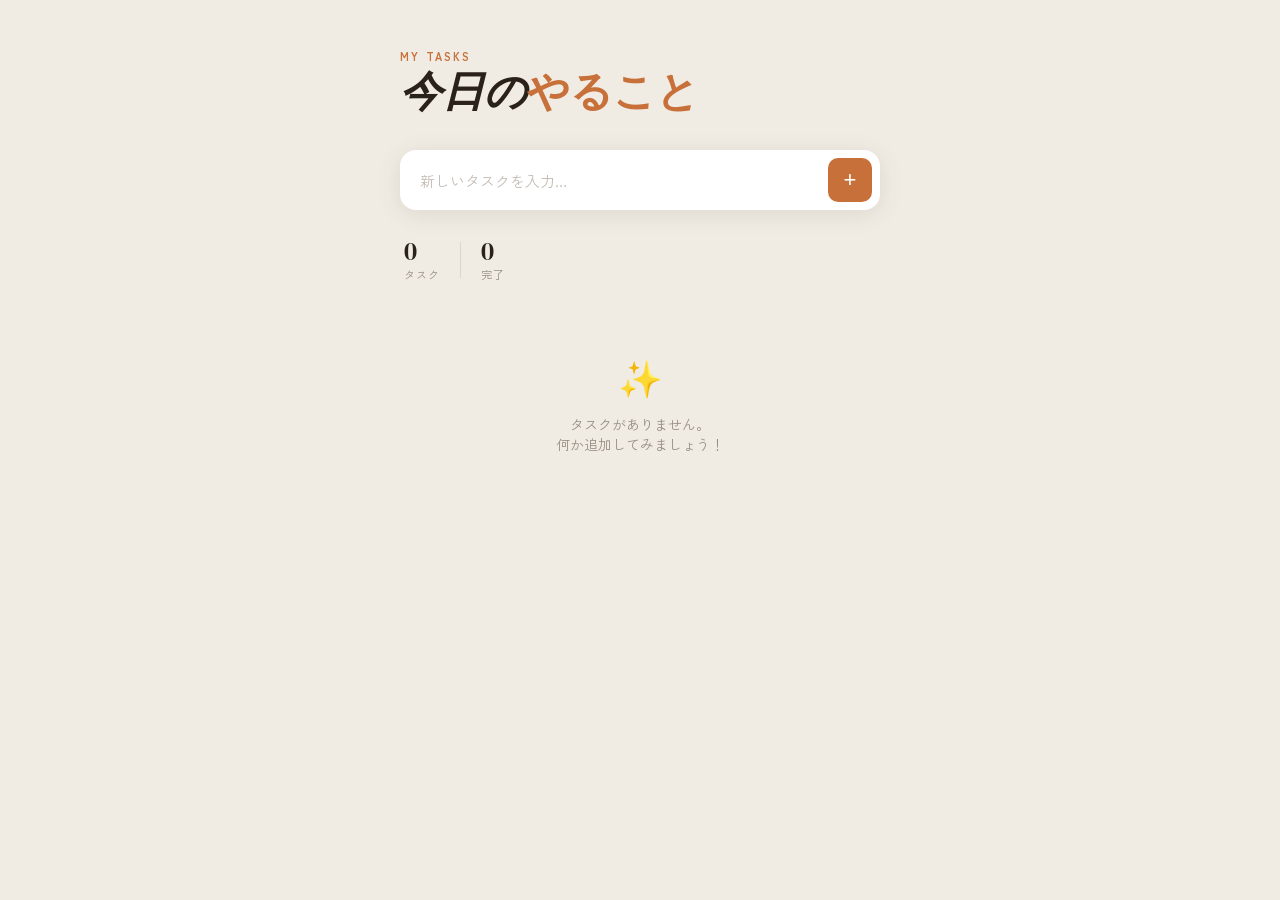
<file: week1/index.html>
<!DOCTYPE html>
<html lang="ja">
<head>
  <meta charset="UTF-8">
  <meta name="viewport" content="width=device-width, initial-scale=1.0">
  <title>ToDo</title>
  <link href="https://fonts.googleapis.com/css2?family=Zen+Kaku+Gothic+New:wght@400;700&family=DM+Serif+Display:ital@0;1&display=swap" rel="stylesheet">
  <style>
    *, *::before, *::after { box-sizing: border-box; margin: 0; padding: 0; }

    :root {
      --bg: #f0ece4;
      --card: #ffffff;
      --accent: #c8703a;
      --accent-light: #f5e6d8;
      --text: #2a2118;
      --muted: #9a8e82;
      --done: #c4bdb5;
      --shadow: 0 4px 24px rgba(80,50,20,0.10);
      --radius: 16px;
    }

    body {
      font-family: 'Zen Kaku Gothic New', sans-serif;
      background: var(--bg);
      min-height: 100vh;
      display: flex;
      justify-content: center;
      padding: 48px 16px 80px;
      color: var(--text);
    }

    .container {
      width: 100%;
      max-width: 480px;
    }

    header {
      margin-bottom: 36px;
      text-align: left;
    }

    header .label {
      font-size: 11px;
      letter-spacing: 0.2em;
      text-transform: uppercase;
      color: var(--accent);
      font-weight: 700;
      margin-bottom: 4px;
    }

    header h1 {
      font-family: 'DM Serif Display', serif;
      font-size: 42px;
      color: var(--text);
      line-height: 1.1;
      font-style: italic;
    }

    header h1 span {
      font-style: normal;
      color: var(--accent);
    }

    .input-area {
      background: var(--card);
      border-radius: var(--radius);
      box-shadow: var(--shadow);
      display: flex;
      align-items: center;
      padding: 8px 8px 8px 20px;
      gap: 10px;
      margin-bottom: 28px;
      transition: box-shadow 0.2s;
    }

    .input-area:focus-within {
      box-shadow: 0 4px 32px rgba(200,112,58,0.18), var(--shadow);
    }

    .input-area input {
      flex: 1;
      border: none;
      outline: none;
      font-family: inherit;
      font-size: 15px;
      color: var(--text);
      background: transparent;
      padding: 8px 0;
    }

    .input-area input::placeholder {
      color: var(--done);
    }

    .input-area button {
      background: var(--accent);
      color: #fff;
      border: none;
      border-radius: 10px;
      width: 44px;
      height: 44px;
      font-size: 22px;
      cursor: pointer;
      display: flex;
      align-items: center;
      justify-content: center;
      transition: background 0.15s, transform 0.1s;
      flex-shrink: 0;
      line-height: 1;
    }

    .input-area button:hover { background: #b35c28; }
    .input-area button:active { transform: scale(0.94); }

    .stats {
      display: flex;
      gap: 20px;
      margin-bottom: 20px;
      padding: 0 4px;
    }

    .stat {
      display: flex;
      flex-direction: column;
      align-items: flex-start;
    }

    .stat .num {
      font-family: 'DM Serif Display', serif;
      font-size: 26px;
      color: var(--text);
      line-height: 1;
    }

    .stat .lbl {
      font-size: 11px;
      color: var(--muted);
      letter-spacing: 0.08em;
      margin-top: 2px;
    }

    .divider {
      width: 1px;
      height: 36px;
      background: var(--done);
      opacity: 0.5;
      align-self: center;
    }

    .task-list {
      display: flex;
      flex-direction: column;
      gap: 10px;
    }

    .task-item {
      background: var(--card);
      border-radius: var(--radius);
      box-shadow: var(--shadow);
      display: flex;
      align-items: center;
      padding: 16px 14px 16px 20px;
      gap: 14px;
      cursor: pointer;
      transition: box-shadow 0.18s, transform 0.15s, opacity 0.2s;
      animation: slideIn 0.25s cubic-bezier(.22,1,.36,1);
      user-select: none;
    }

    @keyframes slideIn {
      from { opacity: 0; transform: translateY(-10px); }
      to   { opacity: 1; transform: translateY(0); }
    }

    .task-item:hover {
      box-shadow: 0 6px 32px rgba(80,50,20,0.13);
      transform: translateY(-1px);
    }

    .task-item.done {
      opacity: 0.65;
    }

    .check-circle {
      width: 22px;
      height: 22px;
      border-radius: 50%;
      border: 2px solid var(--done);
      flex-shrink: 0;
      display: flex;
      align-items: center;
      justify-content: center;
      transition: border-color 0.15s, background 0.15s;
    }

    .task-item.done .check-circle {
      border-color: var(--accent);
      background: var(--accent-light);
    }

    .check-icon {
      display: none;
      width: 12px;
      height: 12px;
      stroke: var(--accent);
      stroke-width: 2.5;
      fill: none;
    }

    .task-item.done .check-icon { display: block; }

    .task-text {
      flex: 1;
      font-size: 15px;
      color: var(--text);
      line-height: 1.5;
      transition: color 0.15s;
      word-break: break-all;
    }

    .task-item.done .task-text {
      text-decoration: line-through;
      color: var(--done);
      text-decoration-color: var(--done);
    }

    .delete-btn {
      background: none;
      border: none;
      cursor: pointer;
      padding: 6px;
      border-radius: 8px;
      color: var(--done);
      font-size: 16px;
      display: flex;
      align-items: center;
      justify-content: center;
      transition: color 0.15s, background 0.15s;
      flex-shrink: 0;
    }

    .delete-btn:hover {
      color: #c0392b;
      background: #fdecea;
    }

    .empty-state {
      text-align: center;
      padding: 48px 0;
      color: var(--muted);
      font-size: 14px;
      display: none;
    }

    .empty-state .emoji { font-size: 36px; display: block; margin-bottom: 12px; }

    .task-list:empty + .empty-state { display: block; }
  </style>
</head>
<body>
  <div class="container">
    <header>
      <div class="label">My Tasks</div>
      <h1>今日の<span>やること</span></h1>
    </header>

    <div class="input-area">
      <input type="text" id="task-input" placeholder="新しいタスクを入力…" autocomplete="off">
      <button id="add-btn" aria-label="追加">+</button>
    </div>

    <div class="stats">
      <div class="stat">
        <span class="num" id="stat-total">0</span>
        <span class="lbl">タスク</span>
      </div>
      <div class="divider"></div>
      <div class="stat">
        <span class="num" id="stat-done">0</span>
        <span class="lbl">完了</span>
      </div>
    </div>

    <ul class="task-list" id="task-list"></ul>
    <div class="empty-state">
      <span class="emoji">✨</span>
      タスクがありません。<br>何か追加してみましょう！
    </div>
  </div>

  <script>
    let tasks = [];
    let nextId = 1;

    const input     = document.getElementById('task-input');
    const addBtn    = document.getElementById('add-btn');
    const listEl    = document.getElementById('task-list');
    const statTotal = document.getElementById('stat-total');
    const statDone  = document.getElementById('stat-done');

    function render() {
      listEl.innerHTML = '';
      tasks.forEach(task => {
        const li = document.createElement('li');
        li.className = 'task-item' + (task.done ? ' done' : '');
        li.dataset.id = task.id;

        li.innerHTML = `
          <div class="check-circle">
            <svg class="check-icon" viewBox="0 0 12 10">
              <polyline points="1.5,5 4.5,8.5 10.5,1.5"/>
            </svg>
          </div>
          <span class="task-text"></span>
          <button class="delete-btn" aria-label="削除" title="削除">
            <svg width="14" height="14" viewBox="0 0 14 14" fill="none" stroke="currentColor" stroke-width="2" stroke-linecap="round">
              <line x1="2" y1="2" x2="12" y2="12"/>
              <line x1="12" y1="2" x2="2" y2="12"/>
            </svg>
          </button>
        `;
        li.querySelector('.task-text').textContent = task.text; // ← textContent で安全に設定

        li.addEventListener('click', e => {
          if (!e.target.closest('.delete-btn')) toggleDone(task.id);
        });

        li.querySelector('.delete-btn').addEventListener('click', e => {
          e.stopPropagation();
          deleteTask(task.id);
        });

        listEl.appendChild(li);
      });

      statTotal.textContent = tasks.length;
      statDone.textContent  = tasks.filter(t => t.done).length;
    }

    function addTask() {
      const text = input.value.trim();
      if (!text) { input.focus(); return; }
      tasks.push({ id: nextId++, text, done: false });
      input.value = '';
      input.focus();
      render();
    }

    function toggleDone(id) {
      const t = tasks.find(t => t.id === id);
      if (t) { t.done = !t.done; render(); }
    }

    function deleteTask(id) {
      const idx = tasks.findIndex(t => t.id === id);
      if (idx !== -1) {
        const li = listEl.querySelector(`[data-id="${id}"]`);
        if (li) {
          li.style.transition = 'opacity 0.2s, transform 0.2s';
          li.style.opacity = '0';
          li.style.transform = 'translateX(20px)';
          setTimeout(() => {
            tasks.splice(idx, 1);
            render();
          }, 200);
        } else {
          tasks.splice(idx, 1);
          render();
        }
      }
    }

    addBtn.addEventListener('click', addTask);
    input.addEventListener('keydown', e => { if (e.key === 'Enter') addTask(); });

    render();
  </script>
</body>
</html>
</file>
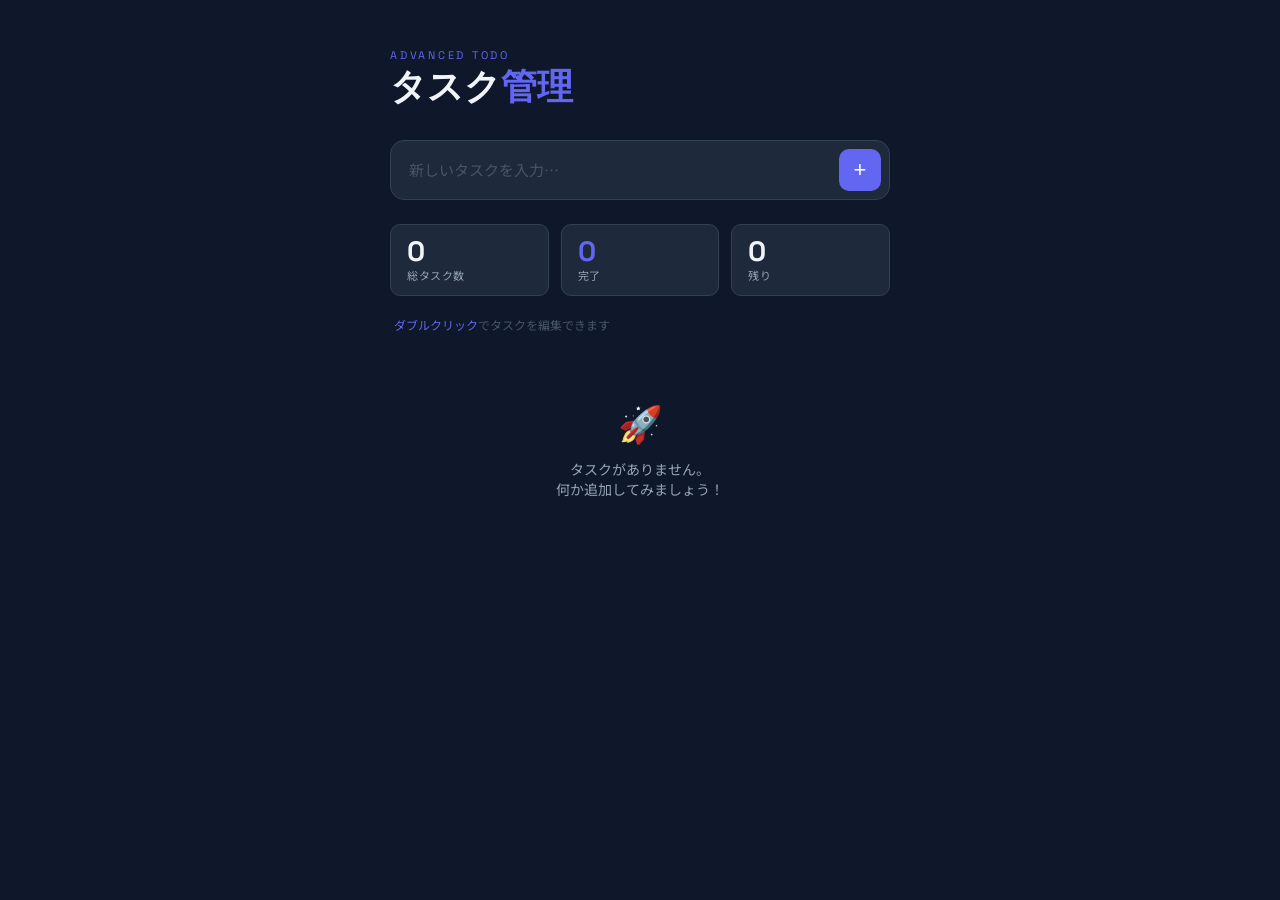
<file: week1/week1-advanced/index.html>
<!DOCTYPE html>
<html lang="ja">
<head>
  <meta charset="UTF-8">
  <meta name="viewport" content="width=device-width, initial-scale=1.0">
  <title>ToDo - Advanced</title>
  <link href="https://fonts.googleapis.com/css2?family=Noto+Sans+JP:wght@400;700&family=Space+Grotesk:wght@600;700&display=swap" rel="stylesheet">
  <style>
    *, *::before, *::after { box-sizing: border-box; margin: 0; padding: 0; }

    :root {
      --bg: #0f172a;
      --card: #1e293b;
      --accent: #6366f1;
      --accent-light: #312e81;
      --text: #f1f5f9;
      --muted: #94a3b8;
      --done: #475569;
      --shadow: 0 4px 24px rgba(0,0,0,0.4);
      --radius: 14px;
    }

    body {
      font-family: 'Noto Sans JP', sans-serif;
      background: var(--bg);
      min-height: 100vh;
      display: flex;
      justify-content: center;
      padding: 48px 16px 80px;
      color: var(--text);
    }

    .container { width: 100%; max-width: 500px; }

    header { margin-bottom: 32px; }

    header .label {
      font-family: 'Space Grotesk', sans-serif;
      font-size: 11px;
      letter-spacing: 0.25em;
      text-transform: uppercase;
      color: var(--accent);
      margin-bottom: 6px;
    }

    header h1 {
      font-family: 'Space Grotesk', sans-serif;
      font-size: 36px;
      font-weight: 700;
      color: var(--text);
      line-height: 1.1;
    }

    header h1 span { color: var(--accent); }

    .input-area {
      background: var(--card);
      border: 1px solid #334155;
      border-radius: var(--radius);
      display: flex;
      align-items: center;
      padding: 8px 8px 8px 18px;
      gap: 10px;
      margin-bottom: 24px;
      transition: border-color 0.2s;
    }

    .input-area:focus-within { border-color: var(--accent); }

    .input-area input {
      flex: 1;
      border: none;
      outline: none;
      font-family: inherit;
      font-size: 15px;
      color: var(--text);
      background: transparent;
      padding: 8px 0;
    }

    .input-area input::placeholder { color: var(--done); }

    .input-area button {
      background: var(--accent);
      color: #fff;
      border: none;
      border-radius: 10px;
      width: 42px;
      height: 42px;
      font-size: 22px;
      cursor: pointer;
      display: flex;
      align-items: center;
      justify-content: center;
      transition: background 0.15s, transform 0.1s;
      flex-shrink: 0;
    }

    .input-area button:hover { background: #4f46e5; }
    .input-area button:active { transform: scale(0.93); }

    .stats {
      display: flex;
      gap: 12px;
      margin-bottom: 20px;
    }

    .stat-card {
      flex: 1;
      background: var(--card);
      border: 1px solid #334155;
      border-radius: 10px;
      padding: 12px 16px;
      display: flex;
      flex-direction: column;
      gap: 2px;
    }

    .stat-card .num {
      font-family: 'Space Grotesk', sans-serif;
      font-size: 28px;
      font-weight: 700;
      color: var(--text);
      line-height: 1;
    }

    .stat-card.accent-card .num { color: var(--accent); }

    .stat-card .lbl {
      font-size: 11px;
      color: var(--muted);
      letter-spacing: 0.05em;
    }

    .hint {
      font-size: 12px;
      color: var(--done);
      margin-bottom: 14px;
      padding-left: 4px;
    }

    .hint span { color: var(--accent); }

    .task-list {
      display: flex;
      flex-direction: column;
      gap: 8px;
    }

    .task-item {
      background: var(--card);
      border: 1px solid #334155;
      border-radius: var(--radius);
      display: flex;
      align-items: center;
      padding: 14px 12px 14px 16px;
      gap: 12px;
      cursor: pointer;
      transition: border-color 0.18s, transform 0.15s;
      animation: slideIn 0.22s cubic-bezier(.22,1,.36,1);
      user-select: none;
    }

    @keyframes slideIn {
      from { opacity: 0; transform: translateY(-8px); }
      to   { opacity: 1; transform: translateY(0); }
    }

    .task-item:hover { border-color: var(--accent); transform: translateY(-1px); }
    .task-item.done { opacity: 0.5; }
    .task-item.editing-mode { cursor: default; border-color: var(--accent); }

    .check-circle {
      width: 20px;
      height: 20px;
      border-radius: 6px;
      border: 2px solid var(--done);
      flex-shrink: 0;
      display: flex;
      align-items: center;
      justify-content: center;
      transition: border-color 0.15s, background 0.15s;
    }

    .task-item.done .check-circle {
      border-color: var(--accent);
      background: var(--accent-light);
    }

    .check-icon {
      display: none;
      width: 11px;
      height: 11px;
      stroke: #a5b4fc;
      stroke-width: 2.5;
      fill: none;
    }

    .task-item.done .check-icon { display: block; }

    .task-text {
      flex: 1;
      font-size: 15px;
      color: var(--text);
      line-height: 1.5;
      word-break: break-all;
    }

    .task-item.done .task-text {
      text-decoration: line-through;
      color: var(--done);
    }

    .edit-input {
      flex: 1;
      border: none;
      border-bottom: 2px solid var(--accent);
      outline: none;
      font-family: inherit;
      font-size: 15px;
      color: var(--text);
      background: transparent;
      padding: 2px 0;
      display: none;
    }

    .task-item.editing-mode .edit-input { display: block; }
    .task-item.editing-mode .task-text  { display: none; }

    .delete-btn {
      background: none;
      border: none;
      cursor: pointer;
      padding: 6px;
      border-radius: 8px;
      color: var(--done);
      display: flex;
      align-items: center;
      justify-content: center;
      transition: color 0.15s, background 0.15s;
      flex-shrink: 0;
    }

    .delete-btn:hover { color: #f87171; background: rgba(248,113,113,0.1); }

    .empty-state {
      text-align: center;
      padding: 48px 0;
      color: var(--muted);
      font-size: 14px;
      display: none;
    }

    .empty-state .emoji { font-size: 36px; display: block; margin-bottom: 12px; }
    .task-list:empty + .empty-state { display: block; }
  </style>
</head>
<body>
  <div class="container">
    <header>
      <div class="label">Advanced ToDo</div>
      <h1>タスク<span>管理</span></h1>
    </header>

    <div class="input-area">
      <input type="text" id="task-input" placeholder="新しいタスクを入力…" autocomplete="off">
      <button id="add-btn" aria-label="追加">+</button>
    </div>

    <div class="stats">
      <div class="stat-card">
        <span class="num" id="stat-total">0</span>
        <span class="lbl">総タスク数</span>
      </div>
      <div class="stat-card accent-card">
        <span class="num" id="stat-done">0</span>
        <span class="lbl">完了</span>
      </div>
      <div class="stat-card">
        <span class="num" id="stat-remaining">0</span>
        <span class="lbl">残り</span>
      </div>
    </div>

    <p class="hint"><span>ダブルクリック</span>でタスクを編集できます</p>

    <ul class="task-list" id="task-list"></ul>
    <div class="empty-state">
      <span class="emoji">🚀</span>
      タスクがありません。<br>何か追加してみましょう！
    </div>
  </div>

  <script>
    let tasks = [];
    let nextId = 1;

    const input         = document.getElementById('task-input');
    const addBtn        = document.getElementById('add-btn');
    const listEl        = document.getElementById('task-list');
    const statTotal     = document.getElementById('stat-total');
    const statDone      = document.getElementById('stat-done');
    const statRemaining = document.getElementById('stat-remaining');

    function render() {
      listEl.innerHTML = '';
      tasks.forEach(task => {
        const li = document.createElement('li');
        li.className = 'task-item' + (task.done ? ' done' : '');
        li.dataset.id = task.id;

        li.innerHTML = `
          <div class="check-circle">
            <svg class="check-icon" viewBox="0 0 12 10">
              <polyline points="1.5,5 4.5,8.5 10.5,1.5"/>
            </svg>
          </div>
          <span class="task-text"></span>
          <input class="edit-input" type="text">
          <button class="delete-btn" aria-label="削除" title="削除">
            <svg width="14" height="14" viewBox="0 0 14 14" fill="none" stroke="currentColor" stroke-width="2" stroke-linecap="round">
              <line x1="2" y1="2" x2="12" y2="12"/>
              <line x1="12" y1="2" x2="2" y2="12"/>
            </svg>
          </button>
        `;

        const taskTextEl = li.querySelector('.task-text');
        const editInput  = li.querySelector('.edit-input');
        taskTextEl.textContent = task.text;

        // シングルクリックで完了トグル
        li.addEventListener('click', e => {
          if (!e.target.closest('.delete-btn') && !li.classList.contains('editing-mode')) {
            toggleDone(task.id);
          }
        });

        // ダブルクリックで編集モード
        taskTextEl.addEventListener('dblclick', e => {
          e.stopPropagation();
          li.classList.add('editing-mode');
          editInput.value = task.text;
          editInput.focus();
          editInput.select();
        });

        // 編集確定
        const commitEdit = () => {
          const newText = editInput.value.trim();
          if (newText) task.text = newText;
          li.classList.remove('editing-mode');
          taskTextEl.textContent = task.text;
        };

        editInput.addEventListener('keydown', e => {
          if (e.key === 'Enter')  { e.preventDefault(); commitEdit(); }
          if (e.key === 'Escape') { li.classList.remove('editing-mode'); taskTextEl.textContent = task.text; }
        });
        editInput.addEventListener('blur', commitEdit);
        editInput.addEventListener('click', e => e.stopPropagation());

        li.querySelector('.delete-btn').addEventListener('click', e => {
          e.stopPropagation();
          deleteTask(task.id);
        });

        listEl.appendChild(li);
      });

      const doneCount = tasks.filter(t => t.done).length;
      statTotal.textContent     = tasks.length;
      statDone.textContent      = doneCount;
      statRemaining.textContent = tasks.length - doneCount;
    }

    function addTask() {
      const text = input.value.trim();
      if (!text) { input.focus(); return; }
      tasks.push({ id: nextId++, text, done: false });
      input.value = '';
      input.focus();
      render();
    }

    function toggleDone(id) {
      const t = tasks.find(t => t.id === id);
      if (t) { t.done = !t.done; render(); }
    }

    function deleteTask(id) {
      const idx = tasks.findIndex(t => t.id === id);
      if (idx !== -1) {
        const li = listEl.querySelector(`[data-id="${id}"]`);
        if (li) {
          li.style.transition = 'opacity 0.2s, transform 0.2s';
          li.style.opacity = '0';
          li.style.transform = 'translateX(20px)';
          setTimeout(() => { tasks.splice(idx, 1); render(); }, 200);
        } else {
          tasks.splice(idx, 1);
          render();
        }
      }
    }

    addBtn.addEventListener('click', addTask);
    input.addEventListener('keydown', e => { if (e.key === 'Enter') addTask(); });

    render();
  </script>
</body>
</html>
</file>
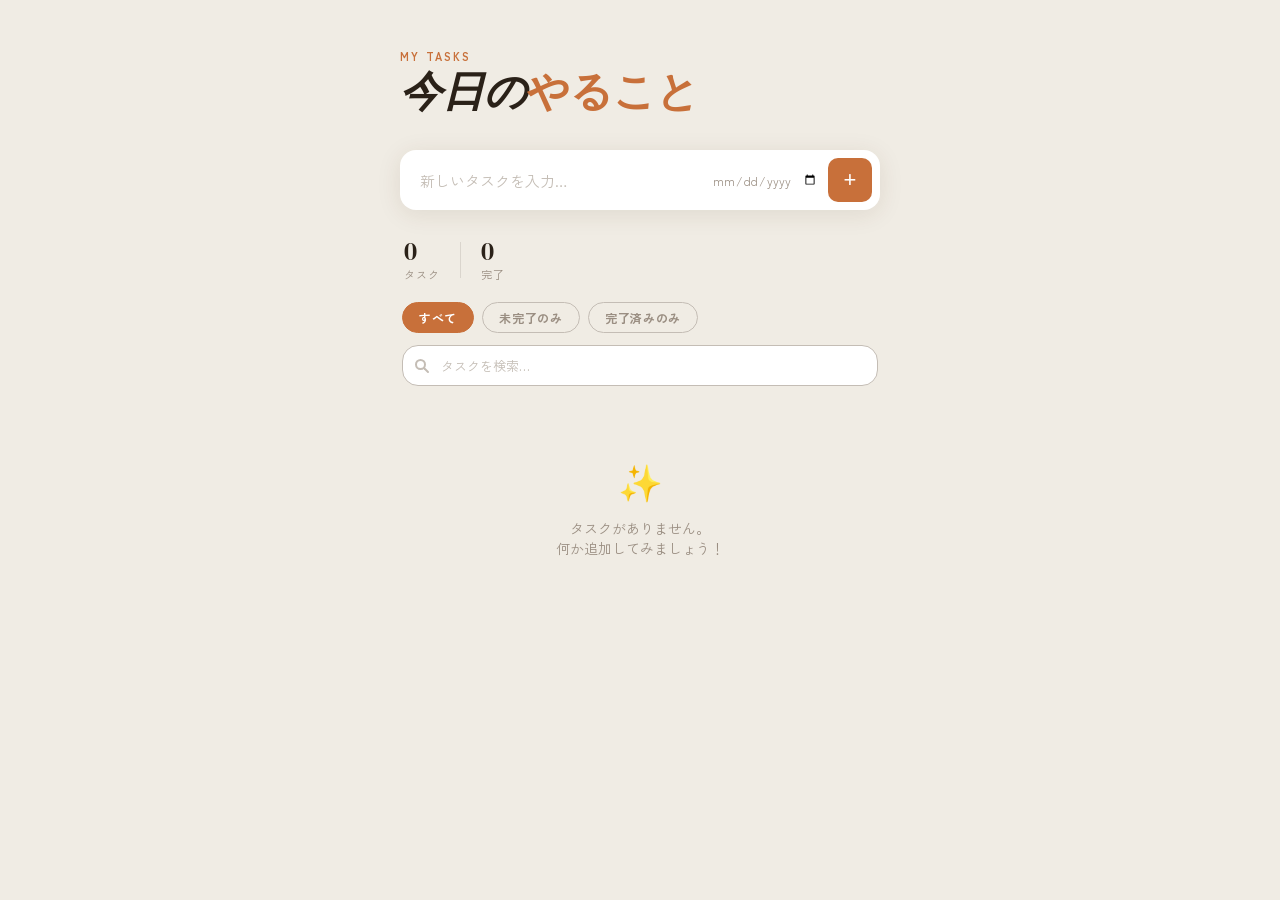
<file: week2/experiment-3/index.html>
<!DOCTYPE html>
<html lang="ja">
<head>
  <meta charset="UTF-8">
  <meta name="viewport" content="width=device-width, initial-scale=1.0">
  <title>ToDo</title>
  <link href="https://fonts.googleapis.com/css2?family=Zen+Kaku+Gothic+New:wght@400;700&family=DM+Serif+Display:ital@0;1&display=swap" rel="stylesheet">
  <style>
    *, *::before, *::after { box-sizing: border-box; margin: 0; padding: 0; }

    :root {
      --bg: #f0ece4;
      --card: #ffffff;
      --accent: #c8703a;
      --accent-light: #f5e6d8;
      --text: #2a2118;
      --muted: #9a8e82;
      --done: #c4bdb5;
      --shadow: 0 4px 24px rgba(80,50,20,0.10);
      --radius: 16px;
    }

    body {
      font-family: 'Zen Kaku Gothic New', sans-serif;
      background: var(--bg);
      min-height: 100vh;
      display: flex;
      justify-content: center;
      padding: 48px 16px 80px;
      color: var(--text);
    }

    .container { width: 100%; max-width: 480px; }
    header { margin-bottom: 36px; text-align: left; }

    header .label {
      font-size: 11px;
      letter-spacing: 0.2em;
      text-transform: uppercase;
      color: var(--accent);
      font-weight: 700;
      margin-bottom: 4px;
    }

    header h1 {
      font-family: 'DM Serif Display', serif;
      font-size: 42px;
      color: var(--text);
      line-height: 1.1;
      font-style: italic;
    }

    header h1 span { font-style: normal; color: var(--accent); }

    .input-area {
      background: var(--card);
      border-radius: var(--radius);
      box-shadow: var(--shadow);
      display: flex;
      align-items: center;
      padding: 8px 8px 8px 20px;
      gap: 10px;
      margin-bottom: 28px;
      transition: box-shadow 0.2s;
    }

    .input-area:focus-within {
      box-shadow: 0 4px 32px rgba(200,112,58,0.18), var(--shadow);
    }

    .input-area input {
      flex: 1;
      border: none;
      outline: none;
      font-family: inherit;
      font-size: 15px;
      color: var(--text);
      background: transparent;
      padding: 8px 0;
    }

    .input-area input::placeholder { color: var(--done); }

    .input-area input[type="date"] {
      border: none;
      outline: none;
      font-family: inherit;
      font-size: 12px;
      color: var(--muted);
      background: transparent;
      cursor: pointer;
      flex-shrink: 0;
      flex: 0;
    }

    .input-area button {
      background: var(--accent);
      color: #fff;
      border: none;
      border-radius: 10px;
      width: 44px;
      height: 44px;
      font-size: 22px;
      cursor: pointer;
      display: flex;
      align-items: center;
      justify-content: center;
      transition: background 0.15s, transform 0.1s;
      flex-shrink: 0;
      line-height: 1;
    }

    .input-area button:hover { background: #b35c28; }
    .input-area button:active { transform: scale(0.94); }

    .stats {
      display: flex;
      gap: 20px;
      margin-bottom: 20px;
      padding: 0 4px;
    }

    .stat { display: flex; flex-direction: column; align-items: flex-start; }

    .stat .num {
      font-family: 'DM Serif Display', serif;
      font-size: 26px;
      color: var(--text);
      line-height: 1;
    }

    .stat .lbl {
      font-size: 11px;
      color: var(--muted);
      letter-spacing: 0.08em;
      margin-top: 2px;
    }

    .divider {
      width: 1px;
      height: 36px;
      background: var(--done);
      opacity: 0.5;
      align-self: center;
    }

    .filter-bar {
      display: flex;
      gap: 8px;
      margin-bottom: 12px;
      padding: 0 2px;
    }

    .filter-btn {
      font-family: 'Zen Kaku Gothic New', sans-serif;
      font-size: 12px;
      font-weight: 700;
      letter-spacing: 0.06em;
      padding: 6px 16px;
      border-radius: 999px;
      border: 1.5px solid var(--done);
      background: transparent;
      color: var(--muted);
      cursor: pointer;
      transition: background 0.15s, color 0.15s, border-color 0.15s;
    }

    .filter-btn:hover { border-color: var(--accent); color: var(--accent); }

    .filter-btn.active {
      background: var(--accent);
      border-color: var(--accent);
      color: #fff;
    }

    .search-wrap {
      position: relative;
      margin-bottom: 20px;
      padding: 0 2px;
    }

    .search-wrap svg {
      position: absolute;
      left: 14px;
      top: 50%;
      transform: translateY(-50%);
      color: var(--done);
      pointer-events: none;
    }

    .search-input {
      width: 100%;
      font-family: 'Zen Kaku Gothic New', sans-serif;
      font-size: 13px;
      color: var(--text);
      background: var(--card);
      border: 1.5px solid var(--done);
      border-radius: var(--radius);
      padding: 10px 36px 10px 38px;
      outline: none;
      transition: border-color 0.2s, box-shadow 0.2s;
    }

    .search-input::placeholder { color: var(--done); }

    .search-input:focus {
      border-color: var(--accent);
      box-shadow: 0 2px 12px rgba(200,112,58,0.12);
    }

    .search-clear {
      position: absolute;
      right: 10px;
      top: 50%;
      transform: translateY(-50%);
      background: none;
      border: none;
      cursor: pointer;
      color: var(--done);
      display: none;
      padding: 4px;
      border-radius: 6px;
      line-height: 1;
      transition: color 0.15s;
    }

    .search-clear:hover { color: var(--accent); }
    .search-clear.visible { display: flex; align-items: center; }

    .task-list { display: flex; flex-direction: column; gap: 10px; }

    .task-item {
      background: var(--card);
      border-radius: var(--radius);
      box-shadow: var(--shadow);
      display: flex;
      align-items: center;
      padding: 16px 14px 16px 20px;
      gap: 14px;
      cursor: pointer;
      transition: box-shadow 0.18s, transform 0.15s, opacity 0.2s;
      animation: slideIn 0.25s cubic-bezier(.22,1,.36,1);
      user-select: none;
    }

    @keyframes slideIn {
      from { opacity: 0; transform: translateY(-10px); }
      to   { opacity: 1; transform: translateY(0); }
    }

    .task-item:hover {
      box-shadow: 0 6px 32px rgba(80,50,20,0.13);
      transform: translateY(-1px);
    }

    .task-item.done { opacity: 0.65; }
    .task-item.overdue { border-left: 3px solid #e53e3e; }
    .task-item.overdue .task-due { color: #e53e3e; font-weight: 700; }

    .check-circle {
      width: 22px;
      height: 22px;
      border-radius: 50%;
      border: 2px solid var(--done);
      flex-shrink: 0;
      display: flex;
      align-items: center;
      justify-content: center;
      transition: border-color 0.15s, background 0.15s;
    }

    .task-item.done .check-circle {
      border-color: var(--accent);
      background: var(--accent-light);
    }

    .check-icon {
      display: none;
      width: 12px;
      height: 12px;
      stroke: var(--accent);
      stroke-width: 2.5;
      fill: none;
    }

    .task-item.done .check-icon { display: block; }

    .task-body {
      flex: 1;
      display: flex;
      flex-direction: column;
      gap: 3px;
      min-width: 0;
    }

    .task-due {
      font-size: 11px;
      color: var(--muted);
      letter-spacing: 0.04em;
    }

    .task-text {
      flex: 1;
      font-size: 15px;
      color: var(--text);
      line-height: 1.5;
      transition: color 0.15s;
      word-break: break-all;
    }

    .task-item.done .task-text {
      text-decoration: line-through;
      color: var(--done);
      text-decoration-color: var(--done);
    }

    .delete-btn {
      background: none;
      border: none;
      cursor: pointer;
      padding: 6px;
      border-radius: 8px;
      color: var(--done);
      font-size: 16px;
      display: flex;
      align-items: center;
      justify-content: center;
      transition: color 0.15s, background 0.15s;
      flex-shrink: 0;
    }

    .delete-btn:hover { color: #c0392b; background: #fdecea; }

    .empty-state {
      text-align: center;
      padding: 48px 0;
      color: var(--muted);
      font-size: 14px;
    }

    .empty-state .emoji { font-size: 36px; display: block; margin-bottom: 12px; }
  </style>
</head>
<body>
  <div class="container">
    <header>
      <div class="label">My Tasks</div>
      <h1>今日の<span>やること</span></h1>
    </header>

    <div class="input-area">
      <input type="text" id="task-input" placeholder="新しいタスクを入力…" autocomplete="off">
      <input type="date" id="date-input">
      <button id="add-btn" aria-label="追加">+</button>
    </div>

    <div class="stats">
      <div class="stat">
        <span class="num" id="stat-total">0</span>
        <span class="lbl">タスク</span>
      </div>
      <div class="divider"></div>
      <div class="stat">
        <span class="num" id="stat-done">0</span>
        <span class="lbl">完了</span>
      </div>
    </div>

    <div class="filter-bar">
      <button class="filter-btn active" data-filter="all">すべて</button>
      <button class="filter-btn" data-filter="active">未完了のみ</button>
      <button class="filter-btn" data-filter="done">完了済みのみ</button>
    </div>

    <div class="search-wrap">
      <svg width="16" height="16" viewBox="0 0 16 16" fill="none" stroke="currentColor" stroke-width="2" stroke-linecap="round">
        <circle cx="6.5" cy="6.5" r="4.5"/>
        <line x1="10.5" y1="10.5" x2="14" y2="14"/>
      </svg>
      <input class="search-input" id="search-input" type="text" placeholder="タスクを検索…" autocomplete="off">
      <button class="search-clear" id="search-clear" aria-label="検索をクリア">
        <svg width="12" height="12" viewBox="0 0 12 12" fill="none" stroke="currentColor" stroke-width="2" stroke-linecap="round">
          <line x1="1" y1="1" x2="11" y2="11"/>
          <line x1="11" y1="1" x2="1" y2="11"/>
        </svg>
      </button>
    </div>

    <ul class="task-list" id="task-list"></ul>
    <div class="empty-state" id="empty-state" style="display:none">
      <span class="emoji">✨</span>
      タスクがありません。<br>何か追加してみましょう！
    </div>
  </div>

  <script>
    const saved = localStorage.getItem('tasks');
    let tasks  = saved ? JSON.parse(saved) : [];
    let nextId = tasks.length > 0 ? Math.max(...tasks.map(t => t.id)) + 1 : 1;

    let currentFilter = 'all';
    let searchKeyword = '';

    const input       = document.getElementById('task-input');
    const dateInput   = document.getElementById('date-input');
    const addBtn      = document.getElementById('add-btn');
    const listEl      = document.getElementById('task-list');
    const emptyState  = document.getElementById('empty-state');
    const statTotal   = document.getElementById('stat-total');
    const statDone    = document.getElementById('stat-done');
    const filterBtns  = document.querySelectorAll('.filter-btn');
    const searchInput = document.getElementById('search-input');
    const searchClear = document.getElementById('search-clear');

    filterBtns.forEach(btn => {
      btn.addEventListener('click', () => {
        currentFilter = btn.dataset.filter;
        filterBtns.forEach(b => b.classList.remove('active'));
        btn.classList.add('active');
        render();
      });
    });

    searchInput.addEventListener('input', () => {
      searchKeyword = searchInput.value.trim();
      searchClear.classList.toggle('visible', searchKeyword.length > 0);
      render();
    });

    searchClear.addEventListener('click', () => {
      searchInput.value = '';
      searchKeyword = '';
      searchClear.classList.remove('visible');
      searchInput.focus();
      render();
    });

    function getFiltered() {
      let result = tasks;
      if (currentFilter === 'active') result = result.filter(t => !t.done);
      if (currentFilter === 'done')   result = result.filter(t => t.done);
      if (searchKeyword) {
        const kw = searchKeyword.toLowerCase();
        result = result.filter(t => t.text.toLowerCase().includes(kw));
      }
      return result;
    }

    function render() {
      listEl.innerHTML = '';
      const filtered = getFiltered();

      filtered.forEach(task => {
        const li = document.createElement('li');
        const today = new Date().toISOString().slice(0, 10);
        const isOverdue = task.due && task.due < today && !task.done;
        li.className = 'task-item' + (task.done ? ' done' : '') + (isOverdue ? ' overdue' : '');
        li.dataset.id = task.id;

        li.innerHTML = `
          <div class="check-circle">
            <svg class="check-icon" viewBox="0 0 12 10">
              <polyline points="1.5,5 4.5,8.5 10.5,1.5"/>
            </svg>
          </div>
          <div class="task-body">
            <span class="task-text"></span>
            ${task.due ? `<span class="task-due">📅 ${task.due}</span>` : ''}
          </div>
          <button class="delete-btn" aria-label="削除" title="削除">
            <svg width="14" height="14" viewBox="0 0 14 14" fill="none" stroke="currentColor" stroke-width="2" stroke-linecap="round">
              <line x1="2" y1="2" x2="12" y2="12"/>
              <line x1="12" y1="2" x2="2" y2="12"/>
            </svg>
          </button>
        `;
        li.querySelector('.task-text').textContent = task.text;

        li.addEventListener('click', e => {
          if (!e.target.closest('.delete-btn')) toggleDone(task.id);
        });

        li.querySelector('.delete-btn').addEventListener('click', e => {
          e.stopPropagation();
          deleteTask(task.id);
        });

        listEl.appendChild(li);
      });

      emptyState.style.display = filtered.length === 0 ? 'block' : 'none';
      statTotal.textContent = tasks.length;
      statDone.textContent  = tasks.filter(t => t.done).length;
      localStorage.setItem('tasks', JSON.stringify(tasks));
    }

    function addTask() {
      const text = input.value.trim();
      if (!text) { input.focus(); return; }
      const due = dateInput.value;
      tasks.push({ id: nextId++, text, done: false, due });
      input.value = '';
      dateInput.value = '';
      input.focus();
      render();
    }

    function toggleDone(id) {
      const t = tasks.find(t => t.id === id);
      if (t) { t.done = !t.done; render(); }
    }

    function deleteTask(id) {
      const idx = tasks.findIndex(t => t.id === id);
      if (idx !== -1) {
        const li = listEl.querySelector(`[data-id="${id}"]`);
        if (li) {
          li.style.transition = 'opacity 0.2s, transform 0.2s';
          li.style.opacity = '0';
          li.style.transform = 'translateX(20px)';
          setTimeout(() => { tasks.splice(idx, 1); render(); }, 200);
        } else {
          tasks.splice(idx, 1);
          render();
        }
      }
    }

    addBtn.addEventListener('click', addTask);
    input.addEventListener('keydown', e => { if (e.key === 'Enter') addTask(); });

    render();
  </script>
</body>
</html>
</file>
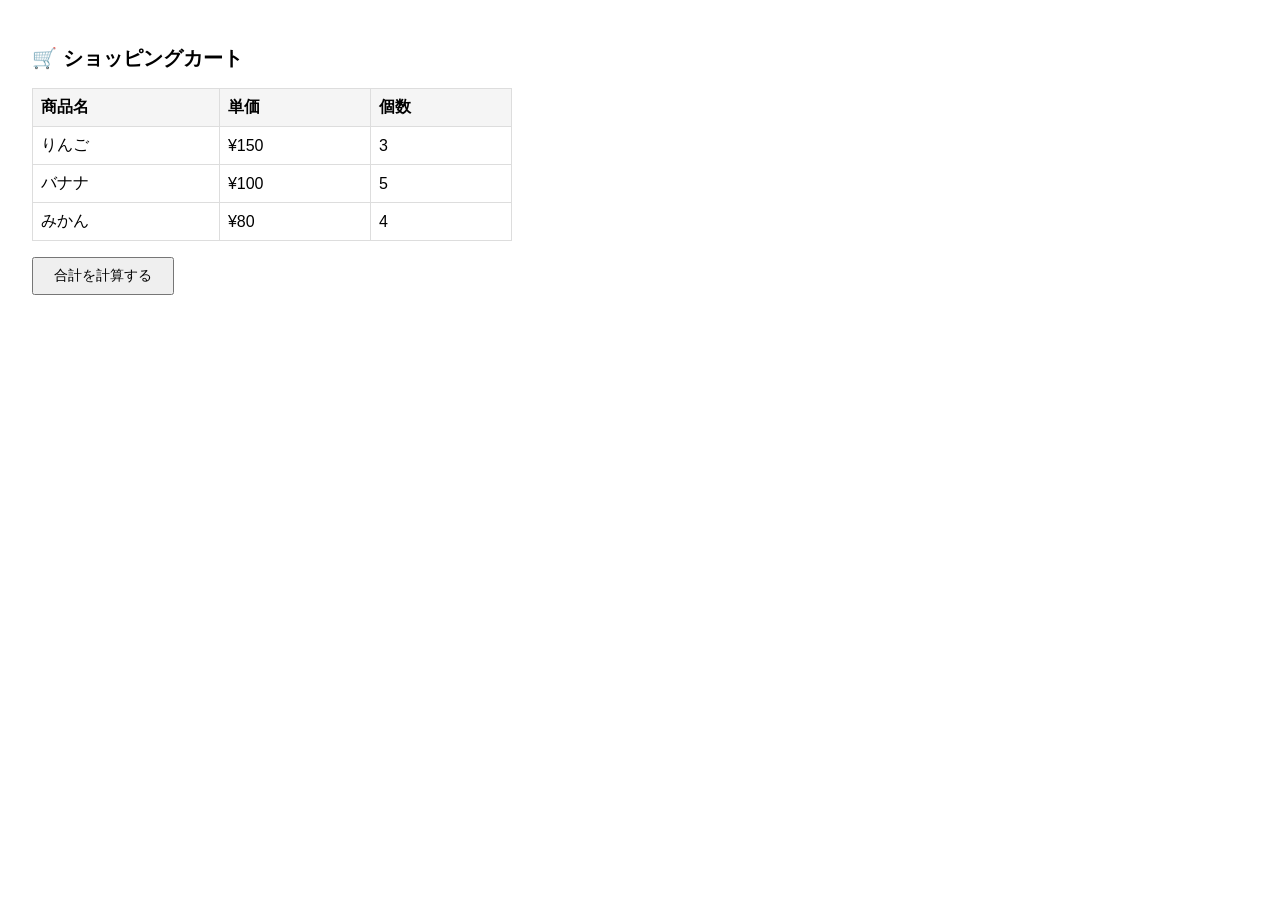
<file: week3/js-practice/practice.html>
<!DOCTYPE html>
<html lang="ja">
<head>
<meta charset="UTF-8">
<title>ショッピングカート</title>
<style>
  body { font-family: sans-serif; padding: 24px; max-width: 480px; }
  h1 { font-size: 20px; margin-bottom: 16px; }
  table { width: 100%; border-collapse: collapse; margin-bottom: 16px; }
  th, td { border: 1px solid #ddd; padding: 8px; text-align: left; }
  th { background: #f5f5f5; }
  button { padding: 8px 20px; font-size: 14px; cursor: pointer; }
  #result { margin-top: 16px; font-size: 18px; font-weight: bold; }
</style>
</head>
<body>

<h1>🛒 ショッピングカート</h1>
<table>
  <thead>
    <tr><th>商品名</th><th>単価</th><th>個数</th></tr>
  </thead>
  <tbody id="cart-body"></tbody>
</table>
<button id="calc-btn">合計を計算する</button>
<div id="result"></div>

<script>
// =====================================================
// ① 変数：このアプリで使う設定値を定義する
//   const は変更しない値、let は後で更新する値に使う
// =====================================================
const TAX_RATE = 0.1;  // 消費税率（変更しないので const）
let totalPrice = 0;    // 合計金額（ボタンを押したら更新するので let）

// =====================================================
// ② オブジェクト：1つの商品の情報をまとめる
//   { 名前: 値 } のペアで関連するデータをひとつにまとめられる
// ③ 配列：複数の商品オブジェクトをリストとして管理する
//   [ ] の中にオブジェクトを並べて、商品一覧を表現する
// =====================================================
const cartItems = [
  { name: "りんご", price: 150, quantity: 3 },
  { name: "バナナ", price: 100, quantity: 5 },
  { name: "みかん", price:  80, quantity: 4 },
];

// =====================================================
// ④ 関数：合計金額を計算して返す
//   処理をひとまとめにしておくことで、どこからでも呼び出せる
// =====================================================
function calcTotal(items) {
  let subtotal = 0;
  items.forEach(function(item) {
    subtotal += item.price * item.quantity;  // 単価 × 個数 を加算していく
  });
  const tax = subtotal * TAX_RATE;
  return subtotal + tax;  // 税込み合計を返す
}

// =====================================================
// ⑤ DOM操作（ページ読み込み時）：商品一覧をテーブルに表示する
//   cartItems を forEach で1件ずつ取り出し、行（tr）を生成して追加する
// =====================================================
const tbody = document.getElementById('cart-body');
cartItems.forEach(function(item) {
  const row = document.createElement('tr');
  row.innerHTML =
    '<td>' + item.name + '</td>' +
    '<td>¥' + item.price + '</td>' +
    '<td>' + item.quantity + '</td>';
  tbody.appendChild(row);
});

// =====================================================
// ⑥ DOM操作（ボタンクリック時）：合計を計算して画面に表示する
//   ④の関数を呼び出して結果を取得し、id="result" の要素に書き込む
// =====================================================
document.getElementById('calc-btn').addEventListener('click', function() {
  totalPrice = calcTotal(cartItems);
  document.getElementById('result').textContent = '合計（税込）: ¥' + totalPrice;
});
</script>

</body>
</html>
</file>
